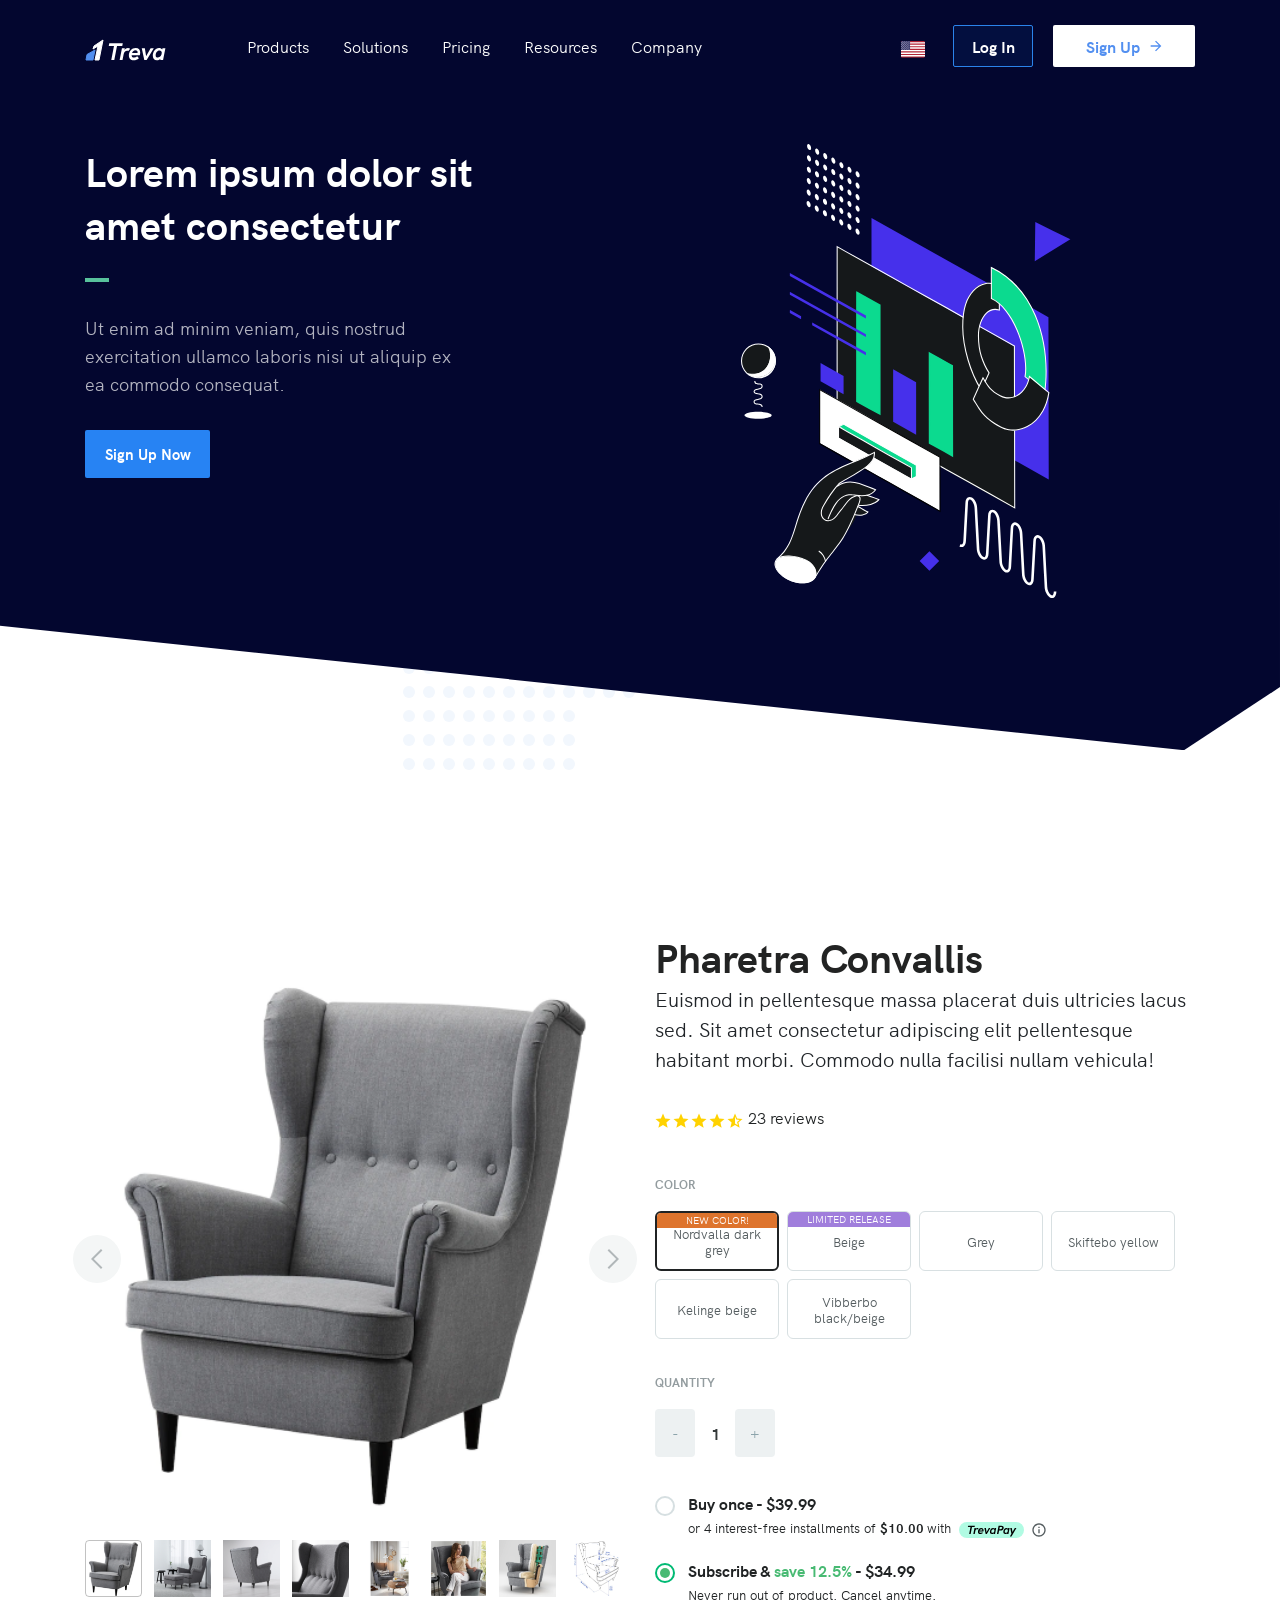
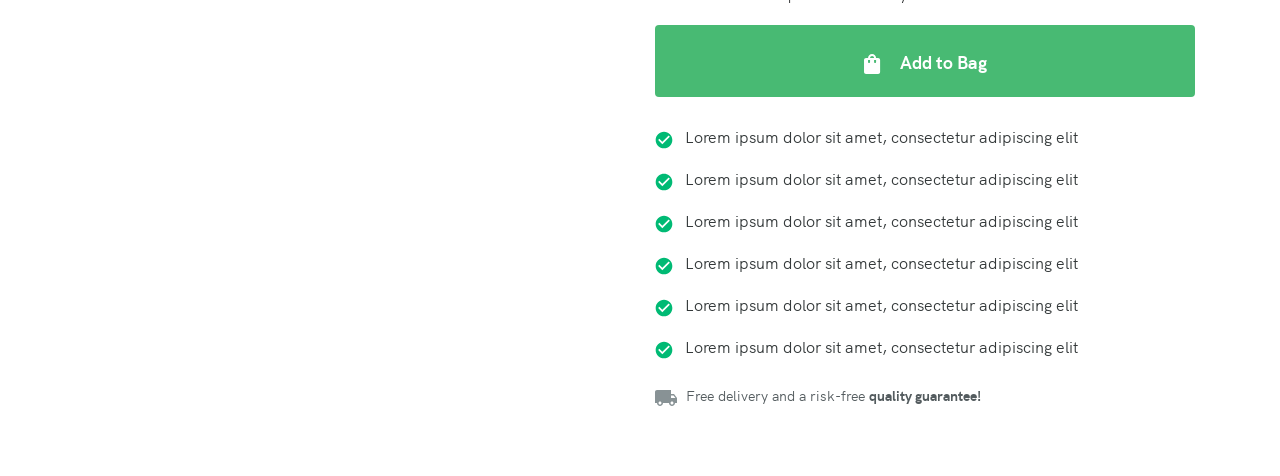
<file: index.html>
<!doctype html>
<html lang="en">

<head>
  <!-- Required meta tags -->
  <meta charset="utf-8">
  <meta name="viewport" content="width=device-width, initial-scale=1, shrink-to-fit=no">

  <!-- Bootstrap CSS -->
  <link rel="stylesheet" href="https://cdn.jsdelivr.net/npm/bootstrap@4.6.0/dist/css/bootstrap.min.css"
    integrity="sha384-B0vP5xmATw1+K9KRQjQERJvTumQW0nPEzvF6L/Z6nronJ3oUOFUFpCjEUQouq2+l" crossorigin="anonymous">
  <link rel="stylesheet" href="https://cdnjs.cloudflare.com/ajax/libs/OwlCarousel2/2.3.4/assets/owl.carousel.css">
  <link rel="stylesheet" href="css/style.css">
  <title>Treva</title>
</head>

<body>

  <div class="banner">
    <div class="container">
      <nav class="navbar navbar-expand-lg ">
        <a class="navbar-brand" href="#">
          <svg width="81" height="23" viewBox="0 0 81 23" fill="none" xmlns="http://www.w3.org/2000/svg">
            <path d="M14 22H10L13 8L8 11L9 8L18 2L14 22Z" fill="white" stroke="white" />
            <path
              d="M26.272 22H29.296L32.008 8.032H37.24L37.792 5.272H24.304L23.752 8.032H28.984L26.272 22ZM42.9252 9.928C41.6772 9.928 40.2372 10.624 39.4692 12.04L39.8532 10.168H36.9492L34.6452 22H37.5252L38.6532 16.168C39.0852 13.936 40.2612 12.736 42.0852 12.736C42.5892 12.736 43.0212 12.808 43.3812 13.072L45.1572 10.648C44.4612 10.168 43.7892 9.928 42.9252 9.928ZM54.8007 17.152C54.9927 16.504 55.2087 15.328 55.2087 14.512C55.2087 11.896 53.7927 9.928 50.6727 9.928C46.6647 9.928 43.8807 13.384 43.8807 17.488C43.8807 20.104 45.2727 22.24 48.7527 22.24C50.6727 22.24 52.3287 21.616 53.9127 20.176L52.1847 18.256C51.2007 19.192 50.1447 19.624 49.0167 19.624C47.3847 19.624 46.6407 18.88 46.6407 17.584C46.6407 17.44 46.6407 17.296 46.6647 17.152H54.8007ZM50.4567 12.328C51.8007 12.328 52.5927 13.096 52.5927 14.176C52.5927 14.44 52.5447 14.752 52.4247 15.064H47.0967C47.4807 13.816 48.5127 12.328 50.4567 12.328ZM59.2786 22H61.6546L68.7826 10.168H65.6146L61.1266 18.256L59.8546 10.168H56.7586L59.2786 22ZM77.4841 10.168L77.2201 11.464C76.6441 10.576 75.4201 9.928 74.0041 9.928C70.1881 9.928 67.8121 13.744 67.8121 17.704C67.8121 20.392 69.1801 22.24 71.8921 22.24C73.0921 22.24 74.4361 21.856 75.4681 20.632L75.2041 22H78.0841L80.3881 10.168H77.4841ZM72.8281 19.576C71.3401 19.576 70.6681 18.808 70.6681 17.44C70.6681 14.968 72.0361 12.544 74.4841 12.544C76.0921 12.544 76.7641 13.504 76.7641 14.872C76.7641 17.296 75.3001 19.576 72.8281 19.576Z"
              fill="white" />
            <path d="M8 22H1L2 16.5L10 12L8 22Z" fill="#528FF0" stroke="#528FF0" />
          </svg>
        </a>
        <button class="navbar-toggler" type="button" data-toggle="collapse" data-target="#navbarTogglerDemo02"
          aria-controls="navbarTogglerDemo02" aria-expanded="false" aria-label="Toggle navigation">
          <div id="nav-icon1">
            <span></span>
            <span></span>
            <span></span>
          </div>
        </button>

        <div class="collapse navbar-collapse" id="navbarTogglerDemo02">
          <ul class="navbar-nav mr-auto mt-2 mt-lg-0">
            <li class="nav-item active">
              <a class="nav-link" href="#">Products </a>
            </li>
            <li class="nav-item">
              <a class="nav-link" href="#">Solutions</a>
            </li>
            <li class="nav-item">
              <a class="nav-link" href="#">Pricing</a>
            </li>
            <li class="nav-item">
              <a class="nav-link" href="#">Resources</a>
            </li>
            <li class="nav-item">
              <a class="nav-link" href="#">Company</a>
            </li>
          </ul>
          <div class="ml-auto">
            <a href="#" class="lang">
              <img src="img/flag.svg">
            </a>
            <a href="#" class="nav-login">Log In</a>
            <a href="#" class="nav-signup">Sign Up <svg width="12" height="12" viewBox="0 0 12 12" fill="none"
                xmlns="http://www.w3.org/2000/svg">
                <path
                  d="M6.00008 0.666687L5.06008 1.60669L8.78008 5.33335H0.666748V6.66669H8.78008L5.06008 10.3934L6.00008 11.3334L11.3334 6.00002L6.00008 0.666687Z"
                  fill="#528FF0" />
              </svg>
            </a>
          </div>
        </div>
      </nav>
      <div class="row banner-inner">
        <div class="col-sm-6 col-12">
          <h2>Lorem ipsum dolor sit <br> amet consectetur </h2>
          <p>Ut enim ad minim veniam, quis nostrud <br> exercitation ullamco laboris nisi ut aliquip ex <br>ea commodo
            consequat.</p>
          <a href="#" class="banner-signup">Sign Up Now</a>
        </div>
        <div class="col-sm-6 col-12">
          <img class="banner-hero" src="img/banner-hero.svg" />
        </div>
      </div>

    </div>

  </div>

  <div class="bottom-section">
    <div class="container">
      <div class="row">
        <div class="col-lg-6">
          <div id="big" class="owl-carousel">

            <div>
              <img src="img/image 01.png" />
            </div>
            <div>
              <img src="img/image 02.png" />
            </div>
            <div>
              <img src="img/image 03.png" />
            </div>
            <div>
              <img src="img/image 04.png" />
            </div>
            <div>
              <img src="img/image 05.png" />
            </div>
            <div>
              <img src="img/image 06.png" />
            </div>
            <div>
              <img src="img/image 07.png" />
            </div>
            <div>
              <img src="img/image 08.png" />
            </div>
            <div>
            </div>
          </div>
          <div id="thumbs" class="owl-carousel owl-theme">
            <div>
              <img src="img/image 01.png" />
            </div>
            <div>
              <img src="img/image 02.png" />
            </div>
            <div>
              <img src="img/image 03.png" />
            </div>
            <div>
              <img src="img/image 04.png" />
            </div>
            <div>
              <img src="img/image 05.png" />
            </div>
            <div>
              <img src="img/image 06.png" />
            </div>
            <div>
              <img src="img/image 07.png" />
            </div>
            <div>
              <img src="img/image 08.png" />
            </div>
          </div>
        </div>
        <div class="col-lg-6">
          <div class="bottom-section-inner">
            <h2>Pharetra Convallis</h2>
            <p>Euismod in pellentesque massa placerat duis ultricies lacus sed. Sit amet consectetur adipiscing elit
              pellentesque habitant morbi. Commodo nulla facilisi nullam vehicula!</p>
            <div class="review">
              <span><img src="img/star.svg"></span>
              23 reviews
            </div>
            <div class="select-color">
              <p class="common-label">COLOR</p>
          <div class="d-flex flex-wrap">
            <div class="color-options active">
              <span class="new-color">NEW COLOR!</span>
              <p>Nordvalla dark grey</p>
            </div>
            <div class="color-options">
              <span class="limited">LIMITED RELEASE</span>
              <p>Beige</p>
            </div>
            <div class="color-options">
              <p>Grey</p>
            </div>
            <div class="color-options">
              <p>Skiftebo yellow</p>
            </div>
            <div class="color-options">
              <p>Kelinge beige</p>
            </div>
            <div class="color-options">
              <p>Vibberbo black/beige</p>
            </div>
          </div>
          <p class="common-label mt-20x">QUANTITY</p>
          <div class="input-group QUANTITY">
            <span class="input-group-btn ">
                <button type="button" class="btn btn-default btn-number">
                  -
                </button>
            </span>
            <input type="text"  class="input-number" value="1">
            <span class="input-group-btn">
                <button type="button" class="btn btn-default btn-number" data-type="plus" data-field="quant[1]">
                  +
                </button>
            </span>
        </div>

        <div class="buy-options">
          <label class="custom-check">Buy once -  $39.99
            <input type="radio" checked="checked" name="radio">
            <span class="checkmark"></span>
          </label>
          <p>or 4 interest-free installments of <b>$10.00 </b> with <img class="ml-1" src="img/pay-info.svg"> <img class="ml-1" src="img/info-icon.svg"> </p>
          <label class="custom-check">Subscribe  & <span class="p-color">save 12.5%</span> - $34.99
            <input type="radio" checked="checked" name="radio">
            <span class="checkmark"></span>
          </label>
          <p>Never run out of product. Cancel anytime. </p>
          <button class="buy-btn"><img src="img/bag.svg"> Add to Bag</button>
        </div>
        <div class="our-d">
          <p>Lorem ipsum dolor sit amet, consectetur adipiscing elit</p>
          <p>Lorem ipsum dolor sit amet, consectetur adipiscing elit</p>
          <p>Lorem ipsum dolor sit amet, consectetur adipiscing elit</p>
          <p>Lorem ipsum dolor sit amet, consectetur adipiscing elit</p>
          <p>Lorem ipsum dolor sit amet, consectetur adipiscing elit</p>
          <p>Lorem ipsum dolor sit amet, consectetur adipiscing elit</p>
        </div>
        <div class="free-deli">
          <img src="img/van.svg"> Free delivery and a risk-free <b>quality guarantee!</b>
        </div>
            </div>
          </div>
        </div>
      </div>

    </div>
  </div>





  <!-- Optional JavaScript; choose one of the two! -->

  <!-- Option 1: jQuery and Bootstrap Bundle (includes Popper) -->
  <script src="https://code.jquery.com/jquery-3.5.1.slim.min.js"
    integrity="sha384-DfXdz2htPH0lsSSs5nCTpuj/zy4C+OGpamoFVy38MVBnE+IbbVYUew+OrCXaRkfj"
    crossorigin="anonymous"></script>
  <script src="https://cdn.jsdelivr.net/npm/bootstrap@4.6.0/dist/js/bootstrap.bundle.min.js"
    integrity="sha384-Piv4xVNRyMGpqkS2by6br4gNJ7DXjqk09RmUpJ8jgGtD7zP9yug3goQfGII0yAns"
    crossorigin="anonymous"></script>
  <script src="https://cdnjs.cloudflare.com/ajax/libs/OwlCarousel2/2.3.4/owl.carousel.min.js"></script>
  <script src="js/main.js"></script>
  <!-- Option 2: Separate Popper and Bootstrap JS -->
  <!--
    <script src="https://code.jquery.com/jquery-3.5.1.slim.min.js" integrity="sha384-DfXdz2htPH0lsSSs5nCTpuj/zy4C+OGpamoFVy38MVBnE+IbbVYUew+OrCXaRkfj" crossorigin="anonymous"></script>
    <script src="https://cdn.jsdelivr.net/npm/popper.js@1.16.1/dist/umd/popper.min.js" integrity="sha384-9/reFTGAW83EW2RDu2S0VKaIzap3H66lZH81PoYlFhbGU+6BZp6G7niu735Sk7lN" crossorigin="anonymous"></script>
    <script src="https://cdn.jsdelivr.net/npm/bootstrap@4.6.0/dist/js/bootstrap.min.js" integrity="sha384-+YQ4JLhjyBLPDQt//I+STsc9iw4uQqACwlvpslubQzn4u2UU2UFM80nGisd026JF" crossorigin="anonymous"></script>
    -->
</body>

</html>
</file>
<file: css/style.css>
@font-face {
    font-family: 'hk_groteskblack';
    src: url('../fonts/hkgrotesk-black-webfont.woff2') format('woff2'),
         url('../fonts/hkgrotesk-black-webfont.woff') format('woff');
    font-weight: normal;
    font-style: normal;

}




@font-face {
    font-family: 'hk_groteskbold';
    src: url('../fonts/hkgrotesk-bold-webfont.woff2') format('woff2'),
         url('../fonts/hkgrotesk-bold-webfont.woff') format('woff');
    font-weight: normal;
    font-style: normal;

}




@font-face {
    font-family: 'hk_groteskmedium';
    src: url('../fonts/hkgrotesk-medium-webfont.woff2') format('woff2'),
         url('../fonts/hkgrotesk-medium-webfont.woff') format('woff');
    font-weight: normal;
    font-style: normal;

}




@font-face {
    font-family: 'hk_groteskregular';
    src: url('../fonts/hkgrotesk-regular-webfont.woff2') format('woff2'),
         url('../fonts/hkgrotesk-regular-webfont.woff') format('woff');
    font-weight: normal;
    font-style: normal;

}

body {

    font-family: 'hk_groteskregular';

}

.banner {

position: relative;

height: 500px;

background: #03062f;
}

.banner:after {
    content: '';
    position: absolute;
    height: 250px;
    width: 100%;
    background: url(../img/banner-bg.svg);
    bottom: -250px;
    background-position: bottom;
    background-size: cover;
}
.banner::before {
    position: absolute;
    background: url(../img/banner-before.svg);
    width: 232px;
    height: 180px;
    content: '';
    bottom: -270px;
    left: 403px;
}

.navbar-brand {
    margin-right: 81px;
    padding: 0px;
}


.navbar-expand-lg {
    padding: 0px;
    align-items: center;
    padding-top: 25px;
}


.navbar-expand-lg .navbar-nav .nav-link {
    padding: 0px;
    padding-right: 34px;
    color: #fff;
}

.nav-login {
    display: inline-flex;
    width: 80px;
    height: 42px;
    background: #030F3F;
    text-align: center;
    align-items: center;
    justify-content: center;
    color: #fff !important;
    text-decoration: none !important;
    border: 1px solid #2B83EA;
    border-radius: 2px;
    margin-right: 16px;
    font-family: 'hk_groteskbold';
}

a.nav-signup {
    display: inline-flex;
    width: 142px;
    height: 42px;
    background: #ffffff;
    text-align: center;
    align-items: center;
    justify-content: center;
    color: #528FF0 !important;
    text-decoration: none !important;
    border-radius: 2px;
    font-family: 'hk_groteskbold';
}

a.nav-signup svg {
    margin-left: 10px;
}

.banner h2 {
   
    font-family: 'hk_groteskbold';
    font-size: 40px;
    line-height: 53px;
    color: #fff;
    margin-bottom: 0px;
    padding-bottom: 32px;
    position: relative;
}

.banner h2:after {
    position: absolute;
    content: '';
    background: #58C19C;
    width: 24px;
    height: 4px;
    bottom: 0px;
    left: 0px;

}
.banner p {
    font-size: 18px;
    color: #FFFFFFB2;
    line-height: 28px;
    margin-bottom: 0px;
    padding-top: 32px;
}

.lang {margin-right: 24px;}


.banner-signup {
    width: 125px;
    height: 48px;
    border-radius: 2px;
    background: #2783F3;
    display: inline-flex;
    align-items: center;
    justify-content: center;
    font-family: 'hk_groteskbold';
    color: #fff !important;
    font-size: 15px;
    margin-top: 32px;
    text-decoration: none !important;
}

.banner-inner {
    padding-top: 77px;
    position: relative;
    z-index: 1;
}

.banner-hero {
    
display: block;
    
margin: auto;
    
max-width: 100%;
}

.bottom-section {
    padding-top: 430px;
}
#thumbs .owl-item.current {
    position: relative;
}
#thumbs .owl-item.current::before {border: 1px solid rgba(0, 0, 0, 0.24);border-radius: 4px;content: '';left: 0px;right: 0px;bottom: 0px;top: 0px;position: absolute;padding: 10px;}

#big .owl-nav {
    position: absolute;
    top: 50%;
    transform: translateY(-50%);
    left: 0px;
    right: 0px;
}
#big img {width: 100%;}

#big button.owl-next , button.owl-prev{
    width: 48px;
    height: 48px;
    background-color: #F4F6F6 !important;
    display: inline-block;
    z-index: 1;
    position: absolute;
    border-radius: 50%;
}
#big button.owl-next span, button.owl-prev span  {
    display: none;
}
button.owl-next {
    right: -12px !important;
    background-image: url(../img/right-arrow.svg) !important;
    background-repeat: no-repeat !important;
    background-position: center !important;
}

button.owl-prev {
    left: -12px;
    background-image: url(../img/right-arrow.svg) !important;
    background-repeat: no-repeat !important;
    background-position: center !important;
    transform: rotate(180deg);
}



#big {
    padding-top: 46px;
}

.bottom-section-inner h2 {

font-size: 40px;

line-height: 53px;

font-family: 'hk_groteskbold';

color: #222323;

margin-bottom: 0px;
}


.bottom-section-inner p {

font-size: 20px;

line-height: 30px;

margin-bottom: 0px;
}


.review {
    margin-top: 32px;
    font-size: 16px;
    color: #202324;
    display: flex;
    align-items: center;
}

.review span {
    margin-right: 5px;
}

.select-color {
    margin-top: 40px;
}

p.common-label {
    font-size: 12px;
    font-family: 'hk_groteskbold';
    color: #939C9F;
    margin-bottom: 12px;
}

.color-options {
    width: 124px;
    height: 60px;
    background: #fff;
    display: inline-flex;
    margin-right: 8px;
    border: 1px solid #D8E0E2;
    text-align: center;
    padding: 12px;
    border-radius: 6px;
    cursor: pointer;
    margin-bottom: 8px;
    align-items: center;
    justify-content: center;
    position: relative;
    overflow: hidden;
}

.color-options p {
    font-size: 13px;
    line-height: 16px;
    color: #545C5F;
    padding-top: 2px;
}
.flex-wrap {
    flex-wrap: wrap;
}

span.new-color {
    position: absolute;
    left: 0px;
    right: 0px;
    top: 0px;
    font-size: 10px;
    background: #DE742D;
    color: #fff;
}

span.limited {
    position: absolute;
    left: 0px;
    right: 0px;
    top: 0px;
    font-size: 10px;
    background: #A07EDC;
    color: #fff;
}

.color-options.active {
    border: 2px solid #202324;
}

.mt-20x {margin-top: 20px;}

button.btn.btn-default.btn-number {
    width: 40px;
    height: 48px;
    background: #EDF1F2;
    font-size: 15px;
    font-family: 'hk_groteskregular';
    color: #8CA4AB;
}

.input-number {
    width: 40px;
    text-align: center;
    border: 0px;
    font-family: 'hk_groteskbold';
    color: #34393A;
}

.custom-check {
    position: relative;
    padding-left: 33px;
    font-size: 16px;
    font-family: 'hk_groteskbold';
    color: #202324;
    margin-bottom: 4px;
    line-height: 22px;
}

.custom-check input {
    opacity: 0;
    position: absolute;
    left: 0px;
    right: 0px;
    top: 0px;
    bottom: 0px;
}

.custom-check .checkmark {
    width: 20px;
    height: 20px;
    border: 2px solid #D6DFE1;
    position: absolute;
    left: 0px;
    top: 4px;
    border-radius: 50%;
} 
.custom-check input:checked ~ .checkmark {
    border-color: #00BA74;
}
.custom-check input:checked ~ .checkmark::after {
    content: '';
    position: absolute;
    width: 10px;
    height: 10px;
    background: #48ba73;
    left: 50%;
    top: 50%;
    transform: translate(-50%, -50%);
    border-radius: 50%;
}
.buy-options {
    margin-top: 34px;
}

.buy-options p {
    font-size: 13px;
    line-height: 20px;
    color: #202324;
    margin-bottom: 20px;
    padding-left: 33px;
}
b {
    font-family: 'hk_groteskbold';
}

.p-color {
    color: #48ba73;
}

.buy-btn {
    width: 100%;
    height: 72px;
    border: 0px;
    border-radius: 4px;
    color: #fff;
    background: #48ba73;
    font-size: 18px;
    font-family: 'hk_groteskbold';
}

.buy-btn img  {
    margin-right: 15px;
    vertical-align: text-bottom;
}

.our-d  {
    margin-top: 24px;
}

.our-d p {
    font-size: 16px;
    color: #34393A;
    padding-left: 30px;
    margin-top: 12px;
    position: relative;
}

.our-d p::after {
    content: '';
    position: absolute;
    background: url('../img/check.svg');
    height: 18px;
    width: 18px;
    left: 0px;
    top: 10px;
}

.free-deli {
    font-size: 14px;
    color: #545C5F;
    margin-top: 24px;
    padding-bottom: 5em;
}

.free-deli img {
   margin-right: 5px;
}
#thumbs .owl-nav {
    display: none;
}


#nav-icon1 {
    width: 30px;
    height: 30px;
    position: relative;
    margin: 0px auto;
    -webkit-transform: rotate(0deg);
    -moz-transform: rotate(0deg);
    -o-transform: rotate(0deg);
    transform: rotate(0deg);
    -webkit-transition: .5s ease-in-out;
    -moz-transition: .5s ease-in-out;
    -o-transition: .5s ease-in-out;
    transition: .5s ease-in-out;
    cursor: pointer;
    margin-top: 10px;
  }
  
  #nav-icon1 span {
    display: block;
    position: absolute;
    height: 2px;
    width: 100%;
    background: #ffffff;
    border-radius: 9px;
    opacity: 1;
    left: 0;
    -webkit-transform: rotate(0deg);
    -moz-transform: rotate(0deg);
    -o-transform: rotate(0deg);
    transform: rotate(0deg);
    -webkit-transition: .25s ease-in-out;
    -moz-transition: .25s ease-in-out;
    -o-transition: .25s ease-in-out;
    transition: .25s ease-in-out;
  }
  
  #nav-icon1 span:nth-child(1) {
    top: 0px;
  }
  
  #nav-icon1 span:nth-child(2) {
    top: 10px;
  }
  
  #nav-icon1 span:nth-child(3) {
    top: 20px;
  }
  
  #nav-icon1.open span:nth-child(1) {
    top: 18px;
    -webkit-transform: rotate(135deg);
    -moz-transform: rotate(135deg);
    -o-transform: rotate(135deg);
    transform: rotate(135deg);
  }
  
  #nav-icon1.open span:nth-child(2) {
    opacity: 0;
    left: -60px;
  }
  
  #nav-icon1.open span:nth-child(3) {
    top: 18px;
    -webkit-transform: rotate(-135deg);
    -moz-transform: rotate(-135deg);
    -o-transform: rotate(-135deg);
    transform: rotate(-135deg);
  }


@media screen and (max-width: 768px) { 
    
    .banner h2 {
        font-family: 'hk_groteskbold';
        font-size: 35px;
        line-height: 40px;
        color: #fff;
        margin-bottom: 0px;
        padding-bottom: 32px;
        position: relative;
    }

    .banner::before {
        display: none
    }
    .banner {
        position: relative;
        height: 100%;
        background: #03062f;
    }
    .banner-hero {
        display: block;
        margin: auto;
        max-width: 75%;
        margin-top: 24px;
    }

    
    

    .banner:after {
        content: '';
        position: absolute;
        height: 250px;
        width: 100%;
        background: url(../img/banner-bg.svg);
        bottom: -125px;
        background-position: bottom;
        background-size: cover;
    }
    .bottom-section {
        padding-top: 130px;
    }
}

@media screen and (max-width: 1200px) {

    .navbar-expand-lg .navbar-nav .nav-link {
        padding-right: 30px;
    }
  }


  @media screen and (max-width: 990px) {
    a.nav-signup {
        display: block;
        font-family: 'hk_groteskbold';
        line-height: 35px;
        width: 100%;
    }
    .nav-login {
        display: block;
        width: 100%;
        line-height: 35px;
        margin-bottom: 10px;
        margin-top: 15px;
    }
    .lang {
        display: none;
        }

        .banner-hero {
            display: block;
            margin: auto;
            max-width: 96%;
            margin-top: 24px;
        }
        .banner p {
            font-size: 16px;
            color: #FFFFFFB2;
            line-height: 24px;
            margin-bottom: 0px;
            padding-top: 16px;
        }
   }
</file>
